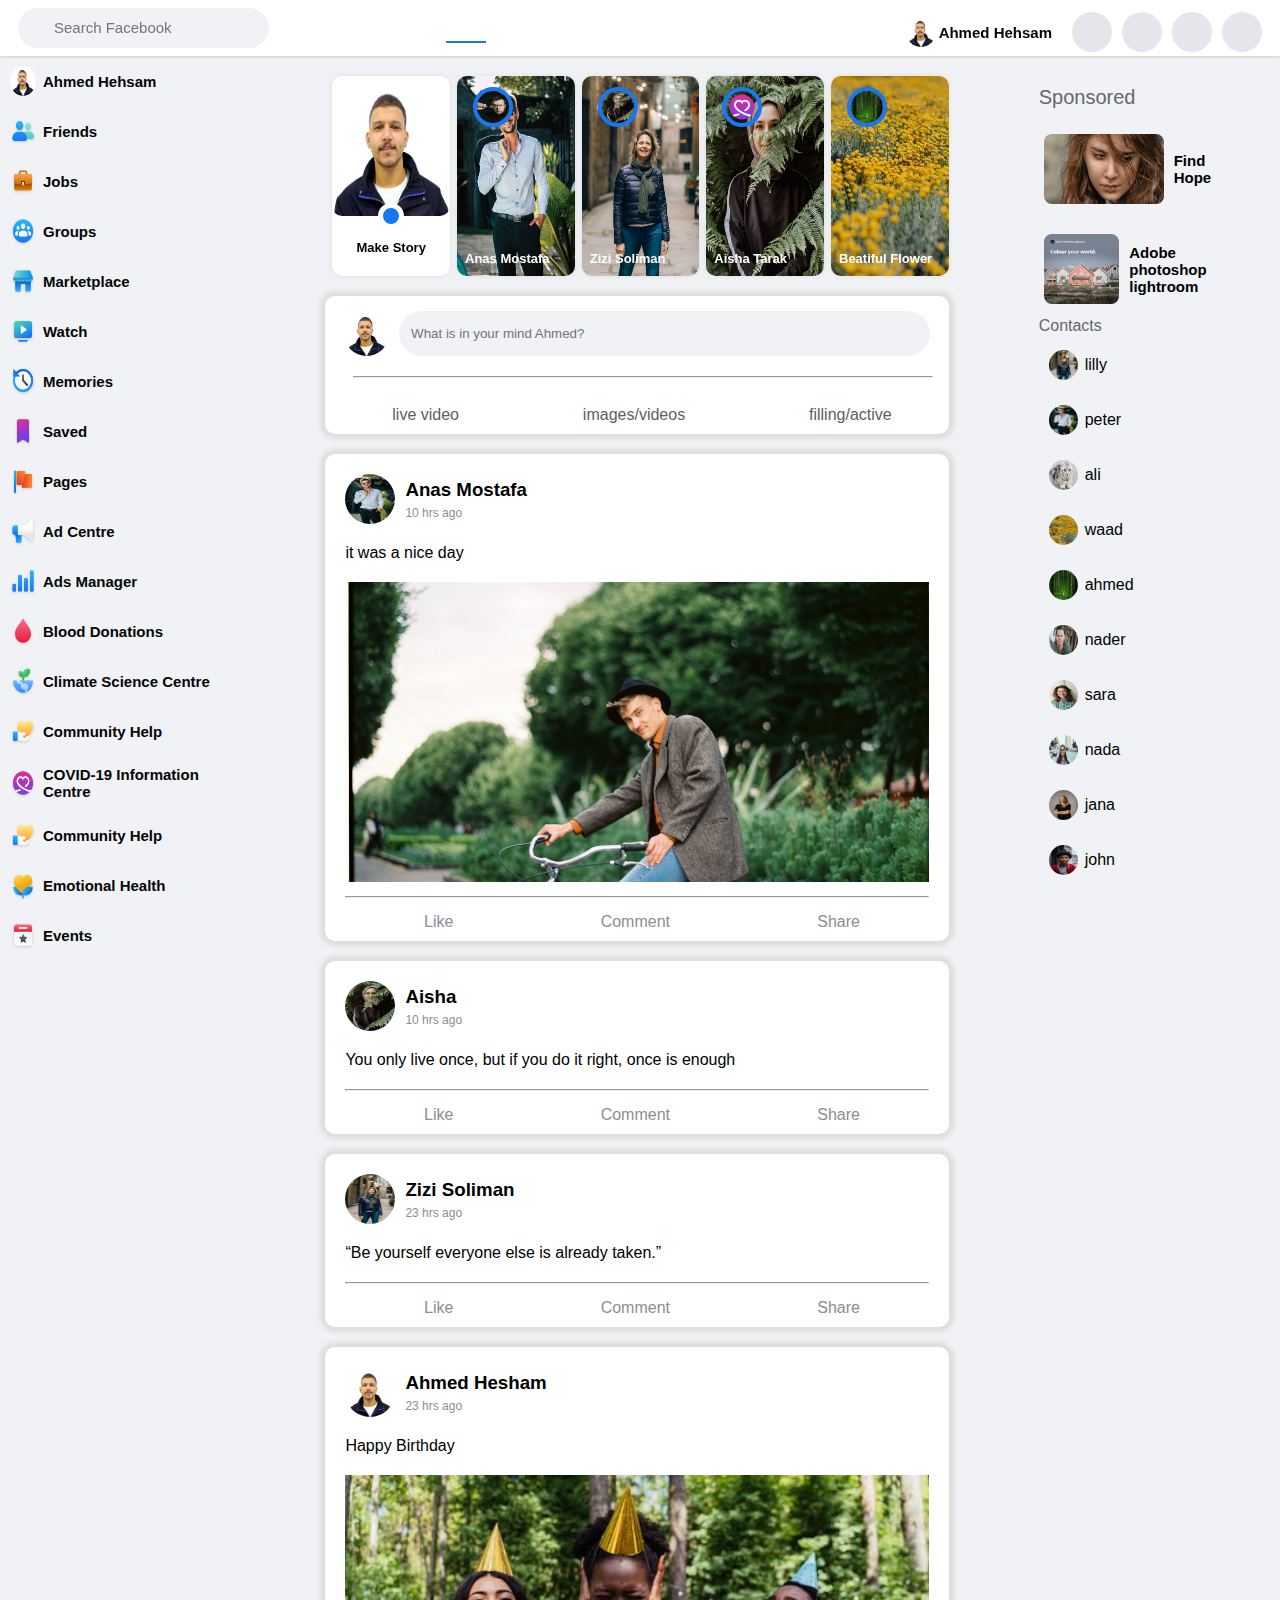
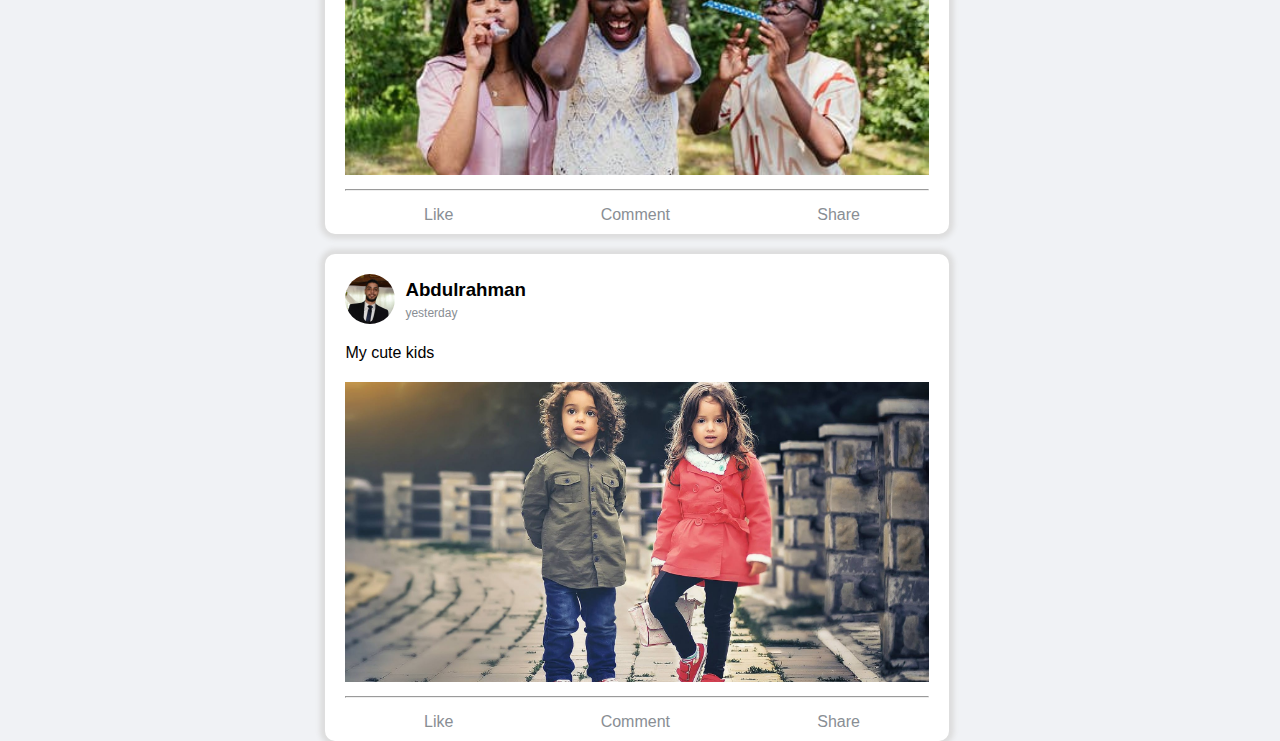
<file: task 7 فيسبوك/index.html>
<!DOCTYPE html>
<html lang="en">
<head>
    <meta charset="UTF-8">
    <meta http-equiv="X-UA-Compatible" content="IE=edge">
    <meta name="viewport" content="width=device-width, initial-scale=1.0">
    <title>Facebook</title>
    <link rel="stylesheet" href="style.css">

    <!-- tab Icon -->
    <link rel="shortcut icon" href="images/facebook.png" >

    <!-- font Aswome -->
    <link rel="stylesheet" href="https://cdnjs.cloudflare.com/ajax/libs/font-awesome/6.0.0-beta2/css/all.min.css"
    integrity="sha512-YWzhKL2whUzgiheMoBFwW8CKV4qpHQAEuvilg9FAn5VJUDwKZZxkJNuGM4XkWuk94WCrrwslk8yWNGmY1EduTA=="
    crossorigin="anonymous" referrerpolicy="no-referrer" />

</head>

<body>
    <nav class="nav-bar">
        <div class="nav-left">

            <i class="fab fa-facebook"></i>

            <div class="search">
                <input type="text" placeholder="Search Facebook">
                <i class="fas fa-search"></i>
            </div>

        </div>


        
        <div class="nav-middle">
            <a href="#" class="active">
                <i class="fa fa-home"></i>
            </a>

            <a href="#">
                <i class="fas fa-tv"></i>
            </a>

            <a href="#">
                <i class="fas fa-store"></i>
            </a>

            <a href="#">
                <i class="fa fa-users"></i>
            </a>

            <a href="#">
                <i class="fas fa-puzzle-piece"></i>
            </a>
        </div>

        
        
        <div class="nav-right">
            <div class="profile">
                <img src="images/Visa pic.jpg"  alt="user">
                <p> Ahmed Hehsam </p>
            </div>

            <a href="#">
                <i class="fas fa-bars"></i>
            </a>

            <a href="#">
                <i class="fab fa-facebook-messenger"></i>
            </a>

            <a href="#">
                <i class="fa fa-bell"></i>
            </a>

            <a href="#">
                <i class="fas fa-caret-down"></i>
            </a>

        </div>
    </nav>

    <section class="sec-all">
        <div class="left-side">
            <ul>
                <li>
                    <img class="userimg" src="images/Visa pic.jpg" " alt="user">
                    <p> Ahmed Hehsam</p>
                </li>
                <li>
                    <img src="images/-XF4FQcre_i.png" alt="Friends">
                    <p>Friends</p>
                </li>
                <li>
                    <img src="images/EWFR9xI64Mg.png" alt="Jobs">
                    <p>Jobs</p>
                </li>
                <li>
                    <img src="images/mk4dH3FK0jT.png" alt="Groups">
                    <p>Groups</p>
                </li>
                <li>
                    <img src="images/9BDqQflVfXI.png" alt="MarketPlace">
                    <p>Marketplace</p>
                </li>
                <li>
                    <img src="images/A1HlI2LVo58.png" alt="">
                    <p>Watch</p>
                </li>
                <li>
                    <img src="images/AYj2837MmgX.png" alt="user">
                    <p>Memories</p>
                </li>
                <li>
                    <img src="images/2uPlV4oORjU.png" alt="user">
                    <p>Saved</p>
                </li>
                <li>
                    <img src="images/i7hepQ2OeZg.png" alt="user">
                    <p>Pages</p>
                </li>
                <li>
                    <img src="images/_JPdPzLmp9j.png" alt="user">
                    <p>Ad Centre</p>
                </li>
                <li>
                    <img src="images/qR88GIDM38e.png" alt="user">
                    <p>Ads Manager</p>
                </li>
                <li>
                    <img src="images/K4SvMBrrneO.png" alt="user">
                    <p>Blood Donations</p>
                </li>
                <li>
                    <img src="images/tKwWVioirmj.png" alt="user">
                    <p>Climate Science Centre</p>
                </li>
                <li>
                    <img src="images/WreZVYrGEZH.png" alt="user">
                    <p>Community Help</p>
                </li>
                <li>
                    <img src="images/tInzwsw2pVX.png" alt="user">
                    <p>COVID-19 Information Centre</p>
                </li>

                <li>
                    <img src="images/WreZVYrGEZH.png" alt="user">
                    <p>Community Help</p>
                </li>
                <li>
                    <img src="images/c.png" alt="user">
                    <p>Emotional Health</p>
                </li>
                <li>
                    <img src="images/9-o1e6LN_TX.png" alt="user">
                    <p>Events</p>
                </li>
                <li>
                    <img src="images/xH4w-lk44we.png" alt="user">
                    <p>Facebook Pay</p>
                </li>
            </ul>
        </div>



        <div class="middle">

            <!-- Make Story -->
            <div class="container">
                <div class="firstleft">
                    <img class="firstimg" src="images/Visa pic.jpg"  alt="first">
                    <a href="#"> <i class="fa-solid fa-plus icons"></i> </a>
                    <p> Make Story </p>
                </div>

                <div class="firstleft second2">
                    <img class="firstimg second" src="images/beaty.jpeg"  alt="second">
                    <a href="#"> <img class="small" src="images/pexels-photo-9889915.jpeg"  alt="second"> </a>
                    <p> Anas Mostafa </p>
                </div>

                <div class="firstleft second2">
                    <img class="firstimg second" src="images/pexels-photo-4939461.jpeg"  alt="third">
                    <a href="#"><img class="small" src="images/pexels-photo-8120091.jpeg"  alt="third"> </a>
                    <p> Zizi Soliman </p>
                </div>

                <div class="firstleft second2">
                    <img class="firstimg second" src="images/pexels-photo-8120091.jpeg"  alt="fourth">
                    <a href="#"><img class="small" src="images/tInzwsw2pVX.png"  alt="fourth"> </a>
                    <p> Aisha Tarak </p>
                </div>

                <div class="firstleft second2">
                    <img class="firstimg second" src="images/pexels-photo-4691417.jpeg"  alt="fifth">
                    <a href="#"><img class="small" src="images/pexels-photo.jpg"  alt="fifth"> </a>
                    <p> Beatiful Flower </p>
                </div>
            </div>
            
            <!-- Posting -->
            <div class="posting">
                <div class="writepost">
                    <img src="images/Visa pic.jpg" width="40px" alt="user">
                    <input type="text" placeholder="What is in your mind Ahmed? ">
                </div>
                <hr>
                <div class="icons">
                    <a href="#">
                        <i class="fas fa-video"></i>
                        <p>live video</p>
                    </a>

                    <a href="#">
                        <i class="fas fa-images"></i>
                        <p>images/videos</p>
                    </a>

                    <a href="#">
                        <i class="far fa-laugh"></i>
                        <p>filling/active</p>
                    </a>
                </div>


                <div></div>
            </div>

            <!-- First Post -->
            <div class="fpost">
                <div class="postDetails">


                    <div class="pic">
                        <img src="images/pexels-photo-1043474.jpeg"  alt="user">
                        
                        <div>
                            <h3> Anas Mostafa </h3>
                            <p> 10 hrs ago </p>
                        </div>
                    </div>

                    <div class="icon">
                        <i class="fas fa-ellipsis-h"></i>
                    </div>


                </div>

                <div class="thepost">
                    <p>it was a nice day</p>
                    <img src="images/pexels-yaroslava-borz-10013081.jpg" width="100px" alt="">
                </div>

                <hr>

                <div class="reacts">

                    <div>
                        <i class="far fa-thumbs-up"></i>
                        <p>Like</p>
                    </div>

                    <div>
                        <i class="far fa-comment"></i>
                        <p>Comment</p>
                    </div>

                    <div>
                        <i class="fas fa-share"></i>
                        <p>Share</p>
                    </div>

                </div>
            </div>



            <!-- second post -->
            <div class="fpost">
                <div class="postDetails">


                    <div class="pic">
                        <img src="images/pexels-photo-8120091.jpeg"  alt="user">
                        
                        <div>
                            <h3> Aisha </h3>
                            <p> 10 hrs ago </p>
                        </div>
                    </div>

                    <div class="icon">
                        <i class="fas fa-ellipsis-h"></i>
                    </div>


                </div>

                <div class="thepost">
                    <p>You only live once, but if you do it right, once is enough</p>
                </div>

                <hr>
                
                <div class="reacts">

                    <div>
                        <i class="far fa-thumbs-up"></i>
                        <p>Like</p>
                    </div>

                    <div>
                        <i class="far fa-comment"></i>
                        <p>Comment</p>
                    </div>

                    <div>
                        <i class="fas fa-share"></i>
                        <p>Share</p>
                    </div>

                </div>
            </div>




            <!-- thirs post -->
            <div class="fpost">
                <div class="postDetails">


                    <div class="pic">
                        <img src="images/pexels-photo-4939461.jpeg"  alt="user">
                        
                        <div>
                            <h3> Zizi Soliman </h3>
                            <p> 23 hrs ago </p>
                        </div>
                    </div>

                    <div class="icon">
                        <i class="fas fa-ellipsis-h"></i>
                    </div>


                </div>

                <div class="thepost">
                    <p>“Be yourself everyone else is already taken.”</p>
                </div>

                <hr>
                
                <div class="reacts">

                    <div>
                        <i class="far fa-thumbs-up"></i>
                        <p>Like</p>
                    </div>

                    <div>
                        <i class="far fa-comment"></i>
                        <p>Comment</p>
                    </div>

                    <div>
                        <i class="fas fa-share"></i>
                        <p>Share</p>
                    </div>

                </div>
            </div>




            <!-- fourth post -->
            <div class="fpost">
                <div class="postDetails">


                    <div class="pic">
                        <img src="images/Visa pic.jpg"  alt="user">
                        
                        <div>
                            <h3> Ahmed Hesham </h3>
                            <p> 23 hrs ago </p>
                        </div>
                    </div>

                    <div class="icon">
                        <i class="fas fa-ellipsis-h"></i>
                    </div>


                </div>

                <div class="thepost">
                    <p>Happy Birthday</p>
                    <img src="images/pexels-photo-8910400.jpeg"  alt="">
                </div>

                <hr>

                <div class="reacts">

                    <div>
                        <i class="far fa-thumbs-up"></i>
                        <p>Like</p>
                    </div>

                    <div>
                        <i class="far fa-comment"></i>
                        <p>Comment</p>
                    </div>

                    <div>
                        <i class="fas fa-share"></i>
                        <p>Share</p>
                    </div>

                </div>
            </div>




            <!-- sixth post -->
            <div class="fpost">
                <div class="postDetails">


                    <div class="pic">
                        <img src="images/WhatsApp Image 2021-09-01 at 9.26.28 AM.jpeg"  alt="user">
                        
                        <div>
                            <h3> Abdulrahman </h3>
                            <p> yesterday </p>
                        </div>
                    </div>

                    <div class="icon">
                        <i class="fas fa-ellipsis-h"></i>
                    </div>


                </div>

                <div class="thepost">
                    <p>My cute kids</p>
                    <img src="images/child-childrens-baby-children-s.jpg"  alt="">
                </div>

                <hr>

                <div class="reacts">

                    <div>
                        <i class="far fa-thumbs-up"></i>
                        <p>Like</p>
                    </div>

                    <div>
                        <i class="far fa-comment"></i>
                        <p>Comment</p>
                    </div>

                    <div>
                        <i class="fas fa-share"></i>
                        <p>Share</p>
                    </div>

                </div>
            </div>


        </div>



        <div class="right-side">
            <div class="sponsored">
                <p> Sponsored </p>

                <div class="find-hope">
                    <img src="images/251050403_6248445298689_4362938409879778268_n.jpg" alt="">
                    <h3>Find Hope</h3>
                </div>
                
                <div class="photoshop">
                    <img src="images/236592212_23848122439070201_4651578862776998849_n.jpg" alt="">
                    <h3>Adobe photoshop <br>lightroom</h3>
                </div>
            </div>

            <div class="contacts">
                <div class="contact-icons">
                    <p> Contacts </p>

                    <div>
                        <i class="fas fa-video"></i>
                        <i class="fas fa-search"></i>
                        <i class="fas fa-ellipsis-h"></i>
                    </div>
                </div>

                <ul>
                    <li>
                        <img src="images/pexels-photo-4939461.jpeg" alt="">
                        <p>lilly </p>

                    </li>
                    <li>
                        <img src="images/pexels-photo-1043474.jpeg" alt="">
                        <p>peter</p>
                    </li>
                    <li>
                        <img src="images/pexels-photo-156934.jpeg" alt="">
                        <p>ali</p>
                    </li>
                    <li>
                        <img src="images/pexels-photo-4691417.jpeg" alt="">
                        <p>waad</p>
                    </li>
                    <li>
                        <img src="images/pexels-photo.jpg" alt="">
                        <p>ahmed</p>
                    </li>
                    <li>
                        <img src="images/pexels-photo-1300402.jpeg" alt="">
                        <p>nader</p>
                    </li>
                    <li>
                        <img src="images/pexels-photo-774909.jpeg" alt="">
                        <p>sara</p>
                    </li>
                    <li>
                        <img src="images/pexels-photo-1239291.jpeg" alt="">
                        <p>nada</p>
                    </li>
                    <li>
                        <img src="images/pexels-photo-1024311.jpeg" alt="">
                        <p>jana</p>
                    </li>
                    <li>
                        <img src="images/pexels-photo-1681010.jpeg" alt="">
                        <p>john</p>
                    </li>
                </ul>

            </div>
        </div>
        
    </section>
</body>
</html>
</file>
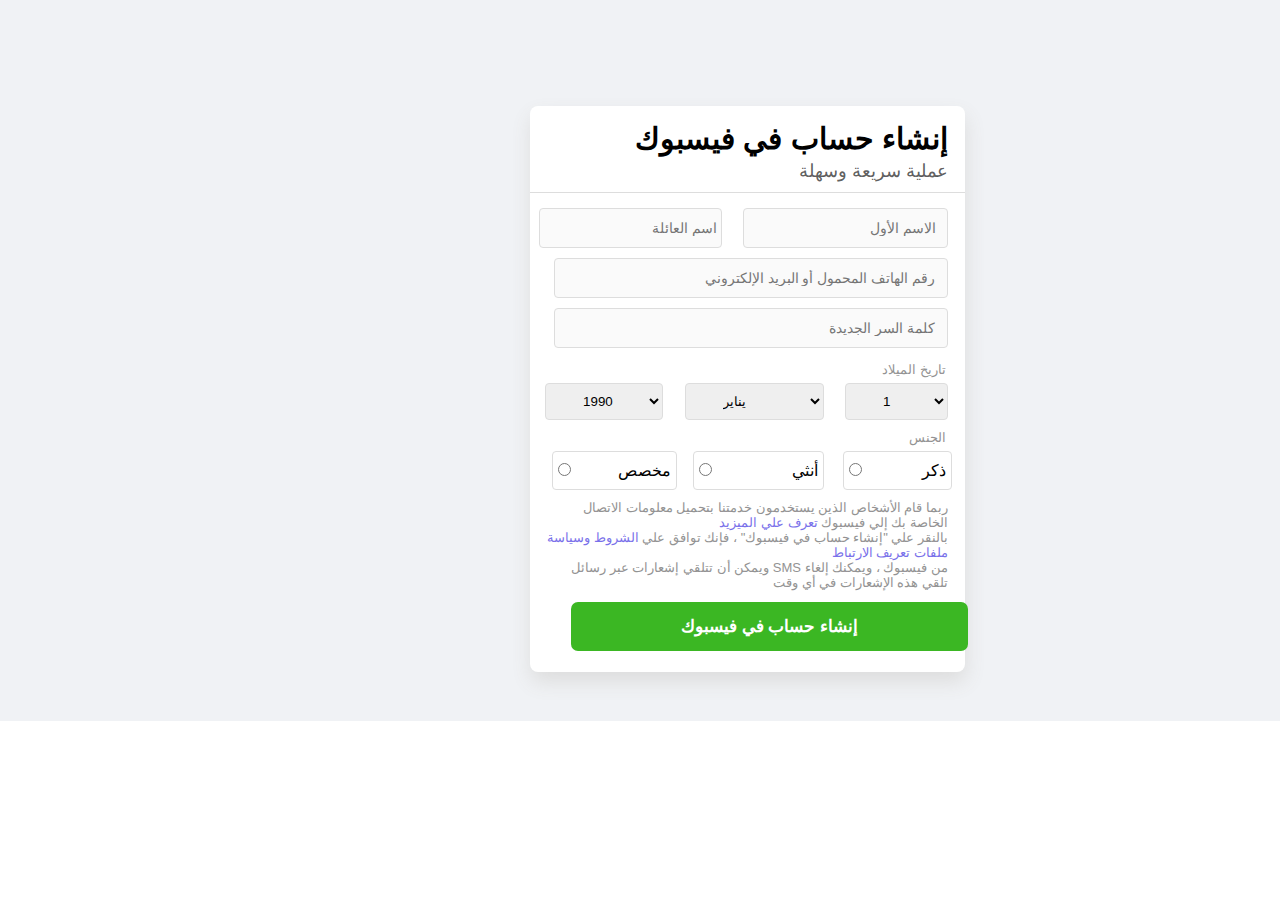
<file: sign up.html>
<!DOCTYPE html>
<html lang="en">
<head>
    <meta charset="UTF-8">
    <meta name="viewport" content="width=device-width, initial-scale=1.0">
    <title>Facebook</title>

    <link rel="stylesheet" href="style sign up.css">

        <!-- tab Icon -->
        <link rel="shortcut icon" href="task 7 فيسبوك/images/facebook.png" >

        <!-- font Aswome -->
        <link rel="stylesheet" href="https://cdnjs.cloudflare.com/ajax/libs/font-awesome/6.0.0-beta2/css/all.min.css"
        integrity="sha512-YWzhKL2whUzgiheMoBFwW8CKV4qpHQAEuvilg9FAn5VJUDwKZZxkJNuGM4XkWuk94WCrrwslk8yWNGmY1EduTA=="
        crossorigin="anonymous" referrerpolicy="no-referrer" />
</head>
<body>
    
    <section class="sec1">

        <div id="error"></div>

        <div class="formm1">
            <form onsubmit="return signupvalidate ();" class="fom" action="index.html">
                <h1 class="h11"> إنشاء حساب في فيسبوك </h1>
                <p class="p1"> عملية سريعة وسهلة </p>
                
                <p class="hr"></p>

                <input id="fan" class="fam foc" type="text" name="family name" placeholder=" اسم العائلة ">
                <input id="fin" class="firs foc" type="text" name="firstname" placeholder="الاسم الأول">
                <br>

                <input id="emaill" class="ema foc" type="email" name="email" placeholder="رقم الهاتف المحمول أو البريد الإلكتروني ">
                <br>

                <input id="passss" class="pas foc" type="password" name="pass" placeholder=" كلمة السر الجديدة ">

                <br>



                <label class="typ"> تاريخ الميلاد </label>
                <br>
                <select name="years">
                    <option value="1990">1990</option>
                    <option value="1991">1991</option>
                    <option value="1992">1992</option>
                    <option value="1993">1993</option>
                    <option value="1994">1994</option>
                    <option value="1995">1995</option>
                    <option value="1996">1996</option>
                    <option value="1997">1997</option>
                    <option value="1998">1998</option>
                    <option value="1999">1999</option>
                    <option value="2000">2000</option>
                    <option value="2001">2001</option>
                    <option value="2002">2002</option>
                    <option value="2003">2003</option>
                    <option value="2004">2004</option>
                    <option value="2005">2005</option>
                    <option value="2006">2006</option>
                    <option value="2007">2007</option>
                    <option value="2008">2008</option>
                    <option value="2009">2009</option>
                    <option value="2010">2010</option>
                    <option value="2011">2011</option>
                    <option value="2012">2012</option>
                    <option value="2013">2013</option>
                    <option value="2014">2014</option>
                    <option value="2015">2015</option>
                    <option value="2016">2016</option>
                    <option value="2017">2017</option>
                    <option value="2018">2018</option>
                    <option value="2019">2019</option>
                    <option value="2020">2020</option>
                    <option value="2021">2021</option>
                    <option value="2022">2022</option>
                    <option value="2023">2023</option>


                    
                    
                </select>
                
                <select name="Month">
                    <option value="1">يناير</option>
                    <option value="2">فبراير</option>
                    <option value="3">مارس</option>
                    <option value="4">أبريل</option>
                    <option value="5">مايو</option>
                    <option value="6">يونيو</option>
                    <option value="7">يوليو</option>
                    <option value="8">أغسطس</option>
                    <option value="9">سبتمبر</option>
                    <option value="10">أكتوبر</option>
                    <option value="11">نوفمبر</option>
                    <option value="12">ديسمبر</option>
                </select>
              
                <select name="Days">
                    <option value="1">1</option>
                    <option value="2">2</option>
                    <option value="3">3</option>
                    <option value="4">4</option>
                    <option value="5">5</option>
                    <option value="6">6</option>
                    <option value="7">7</option>
                    <option value="8">8</option>
                    <option value="9">9</option>
                    <option value="10">10</option>
                    <option value="11">11</option>
                    <option value="12">12</option>
                    <option value="13">13</option>
                    <option value="14">14</option>
                    <option value="15">15</option>
                    <option value="16">16</option>
                    <option value="17">17</option>
                    <option value="18">18</option>
                    <option value="19">19</option>
                    <option value="20">20</option>
                    <option value="21">21</option>
                    <option value="22">22</option>
                    <option value="23">23</option>
                    <option value="24">24</option>
                    <option value="25">25</option>
                    <option value="26">26</option>
                    <option value="27">27</option>
                    <option value="28">28</option>
                    <option value="29">29</option>
                    <option value="30">30</option>
                </select>
        
                <br>
                <br>




                <label class="typ"> الجنس </label>
                <br>

                <div class="gendercontain">
                    <div class="gen genoooo">
                        <input type="radio" name="gender" value="custom">
                        <label class="gen2">مخصص</label>
                    </div>
    
                    <div class="gen genooo">
                        <input type="radio" name="gender" value="female">
                        <label class="gen21">أنثي</label>
                    </div>

                    <div class="gen genoo">
                        <input type="radio" name="gender" value="male">
                        <label class="gen22">ذكر</label>
                    </div>
    
    

                </div>



                <br>
           

                <div class="policy">
                    <p class="p2"> ربما قام الأشخاص الذين يستخدمون خدمتنا بتحميل معلومات الاتصال الخاصة بك إلي فيسبوك <a href="#"> تعرف علي الميزيد </a></p>


                    <p class="p3"> بالنقر علي "إنشاء حساب في فيسبوك" ، فإنك توافق علي  <a href="#"> الشروط وسياسة ملفات تعريف الارتباط </a> <p class="p3"> ويمكن أن تتلقي إشعارات عبر رسائل SMS من فيسبوك ، ويمكنك إلغاء تلقي هذه الإشعارات في أي وقت</p></p>
                </div>


                <br>
                <br>

                <input class="creatacc" type="submit" value="إنشاء حساب في فيسبوك">
            </form>
            <a class="xxxx" href="index.html"> <i class="fa-solid fa-xmark"></i> </a>

        </div>
    </section>





    <script src="main signup.js"></script>
</body>
</html>
</file>
<file: task 7 فيسبوك/style.css>
* {
    margin: 0;
    padding: 0;
    box-sizing: border-box;
    font-family: sans-serif;
}

/*  Start Nav-bar */
nav {
    display: flex;
    justify-content: space-between;
    background-color: white;
    height: 56px;
    width: 100%;
    box-shadow: 0px 1px 3px #ccc;
    padding: 8px 13px 0px 13px;
    position: sticky;
    top: 0;
    z-index: 3;
}

/* nav left */
.nav-left {
    display: flex;
    

}
.nav-left .fa-facebook {
    color: #1877f2;
    font-size: 40px;
}

.search {
    position: relative;
}


.search .fa-search {
    color: #606770;
    font-size: 15px;
    position: absolute;
    left: 15px;
    top: 12px;

}
.search input {
    border: none;
    background-color: #f0f2f5;
    margin-left: 5px;
    padding: 7px 16px 9px 36px;
    border-radius: 50px;
    height: 40px;
    font-size: 15px;

}

.search input:focus {
    outline: none;
}

/* nav middle */
.nav-middle {
    display: flex;
    align-items: center;
}


.nav-middle a {
    text-decoration: none;
    color: #65676b;
    font-size: 25px;
    margin: 0px 10px;
    padding: 10px 20px;

}
.nav-middle a:hover {
    background-color: rgba(0, 0, 0,0.05);
}

.nav-middle .active {
   color: #1877f2 ;
   border-bottom: 2px solid #1877f2;
}
.nav-middle .active:hover {
    background-color: white;
}

/* nav right */
.nav-right {
    display: flex;
    align-items: center;
}

.nav-right .profile {
    display: flex;
    align-items: center;
    margin-right: 5px ;
    padding: 2px 10px 2px 2px;
}

.profile img {
    width: 30px;
    height: 30px;
    border-radius: 50%;
}

.profile p {
    color:#050505 ; 
    font-size: 15px;
    font-weight: bold;
    margin-left: 3px;
}

.nav-right a {
    text-decoration: none;
    color: #050505;
    font-size: 18px;
    background-color: #e4e6eb;
    margin: 5px;
    width: 40px;
    height: 40px;
    border-radius: 50%;
    display: flex;
    align-items: center;
    justify-content: center;
}


/*  End NAve-bar */

/* Start Section */

.sec-all {
    display: flex;
    justify-content: space-between;
    background-color: #f0f2f5;
}

/* left side */
.left-side {
    background-color: #f0f2f5;
    width: 300px;
    height: 100vh;
    overflow: hidden;
    position: sticky;
    left: 0;
    top: 56px;
}
.left-side:hover {
    overflow: scroll;
}

.left-side li {
    display: flex;
    align-items: center;
    padding: 10px 10px 10px;
}

.left-side li img {
    width: 26px;
    height: 30px;
}
.userimg {
    border-radius: 50%;
}
.left-side li p {
    color:#050505; 
    font-size: 15px;
    font-weight: bold;
    margin-left: 7px;
}


/* right side */
.right-side {
    background-color: #f0f2f5;
    width: 300px;
    height: 100vh;
    padding: 20px;
    overflow: hidden;
    position: sticky;
    right: 0;
    top: 56px;
}
.right-side:hover{
    overflow: scroll;
}

.sponsored p {
    color: #65676b;
    font-size: 20px;
    margin-top: 10px;
}
.sponsored div {
    display: flex;
    align-items: center;
    margin-top: 20px;
    padding: 5px 50px 5px 5px; 
}

.sponsored img {
    width: 120px;
    height: 70px;
    border-radius: 8px;
}
.sponsored h3 {
    margin-left: 10px;
    font-size: 15px;
}



.contact-icons {
    display: flex;
    justify-content: space-between;
    align-items: flex-end;
}
.contact-icons p {
    color: #65676b;
    font-size: 16px;
    margin-top: 8px;
}
.contacts .contact-icons i {
    color: #65676b;
    margin: 0px 5px;
}




.contacts li {
    display: flex;
    align-items: center;
    margin-top: 5px;
    padding: 10px;
}
.contacts li:hover {
    background-color: rgba(0, 0, 0,0.05);
}

.contacts li img {
    height: 30px;
    width: 29px;
    border-radius: 50%;
}
.contacts li p {
    margin-left: 7px;
}





/* Middle Side */
.middle {
    padding: 0px 70px;
}

/* Make Story */
.container {
    display: flex;
    margin-top: 20px;
}

.firstleft {
    height: 200px;
    width: 100%;
    background-color: white;
    margin-left: 7px;
    border-radius: 10px;
    box-shadow: 0px 0px 5px #ddd;
    position: relative;
}

.firstleft .icons {
    font-size: 15px;
    color: white;
    background-color: #1877F2;
    border-radius: 50%;
    padding: 8px;
    transform: translate(-50% , -50%);
    position: absolute;
    top: 70%;
    left: 50%;
    border: 5px solid white;

    /* position: absolute;
    top: 120px;
    left: 58px; */
}

.firstleft p {
    text-align: center;
    font-weight: bold;
    margin-top: 20px;
    font-size: 13px;
    color:black;
}

.firstleft .firstimg {
    height: 140px;
    width: 100%;
    border-radius: 10px;

}


/* .second2 {

} */

.second2 .second {
    height: 100%;
}

.second2 .small {
    height: 40px;
    width: 40px;
    position: absolute;
    top: 11px;
    left: 16px;
    border-radius: 50px;
    border: 4px solid #1877F2;
}

.second2 p {
    color: white;
    position: absolute;
    bottom: 10px;
    left: 8px;
}



/* Posting */

.posting {
    background-color: white;
    margin: 20px 0px;
    border-radius: 10px;
    padding-top: 5px;
    box-shadow: 0px 0px 5px 5px #ddd;
}

.posting .writepost {
    display: flex;
    justify-content: center;
    padding: 10px;
    /* margin-bottom: 10px; */
}
.writepost img {
    border-radius: 50%;
    width: 45px;
    height: 45px;
    margin-right: 10px;
}
.writepost input {
    border: none;
    width: 88%;
    border-radius: 50;
    background-color: #f0f2f5;
    border-radius: 50px;
    padding: 12px;
}
.writepost input:hover {
    background-color: rgba(0, 0, 0,0.1);
}

.writepost input:focus {
    outline: none;
}


.posting hr {
    background-color:rgb(190, 189, 189);
    width: 93%;
    margin-top: 10px;
    margin-bottom: 13px;
    margin-left: 28px;
}


.posting .icons {
    display: flex;
    justify-content: space-around;
    
}

.posting .icons a {
    display: flex;
    align-items: center;
    padding: 10px;
    text-decoration: none;
}
.posting .icons a:hover {
    background-color: rgba(0, 0, 0,0.05);
    border-radius: 10px;
}

.posting .icons a p {
    margin-left: 5px;
    margin:5px 0 0 10px;
    color:rgb(94 94 94);
}

.posting .icons a i {
    font-size:25px;
}

.posting .icons a .fa-video {
    color: #f3425f;
}

.posting .icons a .fa-images {
    color: #45bd62;
}

.posting .icons a .fa-laugh {
    color: #f7b928;
}


/* All Posts */
.fpost {
    background-color: white;
    border-radius: 10px;
    box-shadow: 0 0 5px 5px #ddd;
    padding: 20px 20px 5px 20px;
    margin-top: 20px;
}
.postDetails {
    display: flex;
    justify-content: space-between;
    align-items: center;
}
.postDetails .pic {
    display: flex;
    align-items: center;
    justify-content: space-between;
}

.postDetails .pic img {
    border-radius: 50%;
    width: 50px;
    height: 50px;
    margin-right: 10px;
}
.postDetails .pic p {
    color: #898e94;
    font-size: 12px;
    margin-top: 5px;
}

.thepost p{
    margin: 20px 0px;
}

.thepost img {
    width: 100%;
    height: 300px;
    object-fit: cover;
}

.fpost hr {
    margin-top: 10px;
    margin-bottom: 10px;
}

.fpost .reacts {
    display: flex;
    justify-content: space-around;
    align-items: center;
    /* padding: 20px 50px 0;
    margin: 20px 0; */
    color: #898e94;
}
.fpost .reacts div {
    display: flex;
    align-items: center;
    padding: 5px;
}

.fpost .reacts div:hover {
    background-color: rgba(0, 0, 0,0.05);
}

.fpost .reacts div p {
    margin-left: 5px;
}
.fpost .reacts div i {
    color: #898e94;
    margin-right: 5px;
}
/* End Section */
</file>
<file: style sign up.css>
* {
    margin: 0;
    padding: 0;
    box-sizing: border-box;
    font-family: sans-serif;
}

.sec1 {
    background-color: #F0F2F5;
    width: 100%;
    height: 721px;
    position: relative;
}

.sec1 .formm1 {
    background-color: white;
    height: 566px;
    width: 435px;
    position: absolute;
    top: 106px;
    left: 530px;
    border-radius: 8px;
    box-shadow: 1px 10px 20px #ddd;
    text-align: right;
    /* padding: 15px 25px; */
}

.sec1 .formm1 .xxxx {
    position: absolute;
    top: 17px;
    left: 15px;
    font-size: 25px;
    color: #5e5e5e;
}

.sec1 .formm1 .fom .h11 {
    padding: 15px 17px 0px 0px;
    font-size: 30px;

}

.sec1 .formm1 .fom .p1 {
    padding: 4px 17px 0px 0px;
    font-size: 18px;
    margin-bottom: 10px;
    color: #444444dd;
}

.sec1 .formm1 .fom .hr {
    background-color: #ddd;
    height: 1px;
    width: 100%;
    margin-bottom: 15px;
}




.sec1 .formm1 .fom .foc {
    text-align: right;
    margin-right: 17px;
}

.sec1 .formm1 .fom .fam {
    font-size: 14px;
    padding: 11px 0px;
    border-radius: 4px;
    border: 1px solid #ddd;
    background-color: #fafafa;
}

.sec1 .formm1 .fom .firs {
    font-size: 14px;
    padding: 11px;
    border-radius: 4px;
    border: 1px solid #ddd;
    background-color: #fafafa;
}

.sec1 .formm1 .fom .ema {
    font-size: 14px;
    width: 394px;
    margin-top: 10px;
    padding: 11px 8px 11px 0px;
    border-radius: 4px;
    border: 1px solid #ddd;
    background-color: #fafafa;
}

.sec1 .formm1 .fom .pas {
    font-size: 14px;
    width: 394px;
    margin-top: 10px;
    margin-bottom: 12px;
    padding: 11px 8px 11px 0px;
    border-radius: 4px;
    border: 1px solid #ddd;
    background-color: #fafafa;
}

.sec1 .formm1 .fom .foc:focus {
    outline: none;
    background-color: #f6f6f6;
}


.sec1 .formm1 .fom .typ {
    color: #939393;
    font-size: 13px;
    padding: 19px;
    /* margin-top: 10px; */
}

.sec1 .formm1 .fom select {
    margin-right: 17px;
    margin-top: 5px;
    margin-bottom: -10px;
    padding: 9px 33px;
    border-radius: 4px;
    border: 1px solid #ddd;
}


.sec1 .formm1 .fom .gendercontain {
    display: flex;
    justify-content: space-around;
}
.sec1 .formm1 .fom .gen {
    margin-right: -10px;
    margin-top: 5px;
    padding: 9px 5px 9px 5px;
    border-radius: 4px;
    border: 1px solid #ddd;
}

.sec1 .formm1 .fom .genoooo {
    margin-left: 4px;
}

.sec1 .formm1 .fom .genooo {
    margin-left: -10px;
}

.sec1 .formm1 .fom .genoo {
    margin-left: -7px;
    margin-right: -5px;

}


.sec1 .formm1 .fom .gen .gen2 {
    padding: 0px 0px 0px 43px;
}

.sec1 .formm1 .fom .gen .gen21 {
    padding: 0px 0px 0px 76px;
    margin-right: 0px;
}

.sec1 .formm1 .fom .gen .gen22 {
    padding: 0px 0px 0px 56px;
}



.sec1 .formm1 .fom .policy {
    padding: 0px 17px;
    margin-top: -8px;
}

.sec1 .formm1 .fom .policy .p2 {
    font-size: 13px;
    color: #939393;
}

.sec1 .formm1 .fom .policy .p2 a {
    text-decoration: none;
    color: #7971EA;
}

.sec1 .formm1 .fom .policy .p3 {
    font-size: 13px;
    color: #939393;
}

.sec1 .formm1 .fom .policy .p3 a {
    text-decoration: none;
    color: #7971EA;
}



.sec1 .formm1 .fom .creatacc {
    text-decoration: none;
    background-color: #3bb723;
    color: white;
    font-size: 17px;
    font-weight: bold;
    padding: 14px 110px;
    border-radius: 7px;
    position: absolute;
    left: 41px;
    top: 496px;
    border: none;
}

.sec1 .formm1 .fom .creatacc:hover {
    background-color: #359e20;
}
</file>
